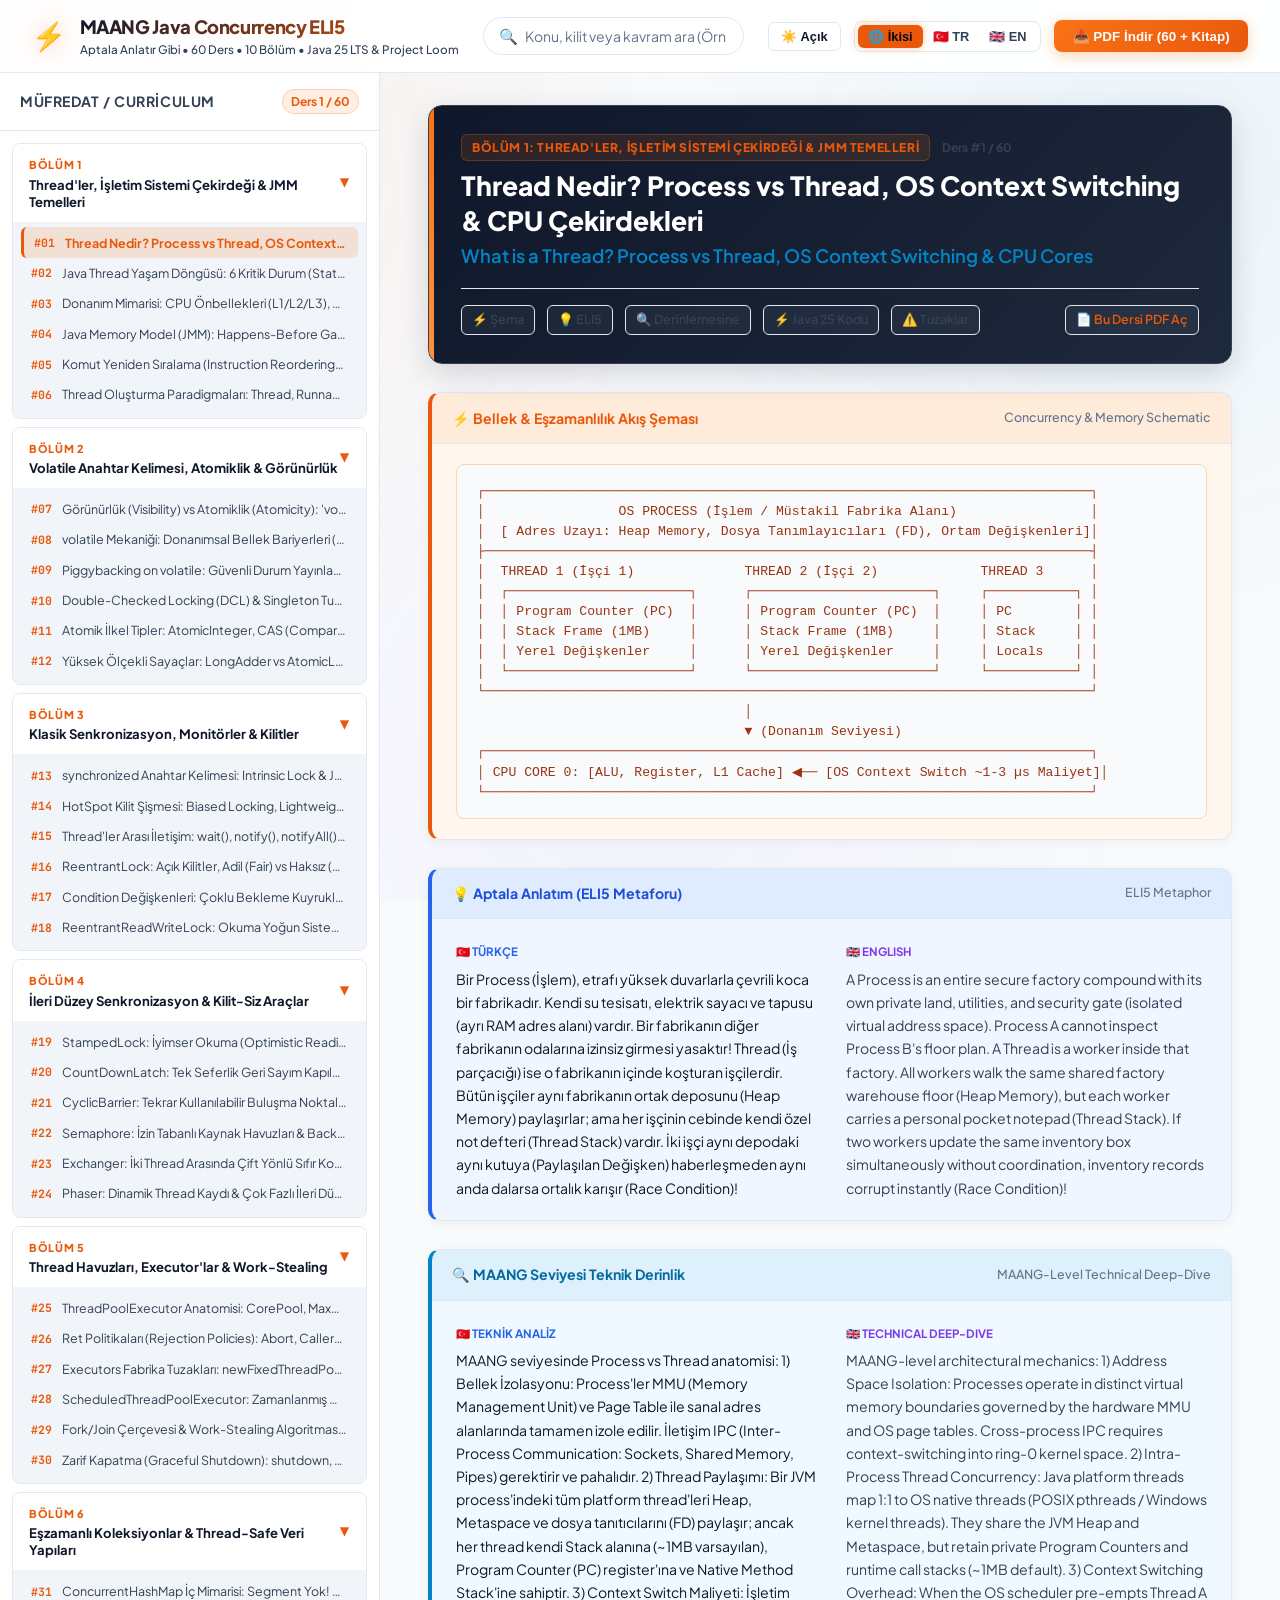
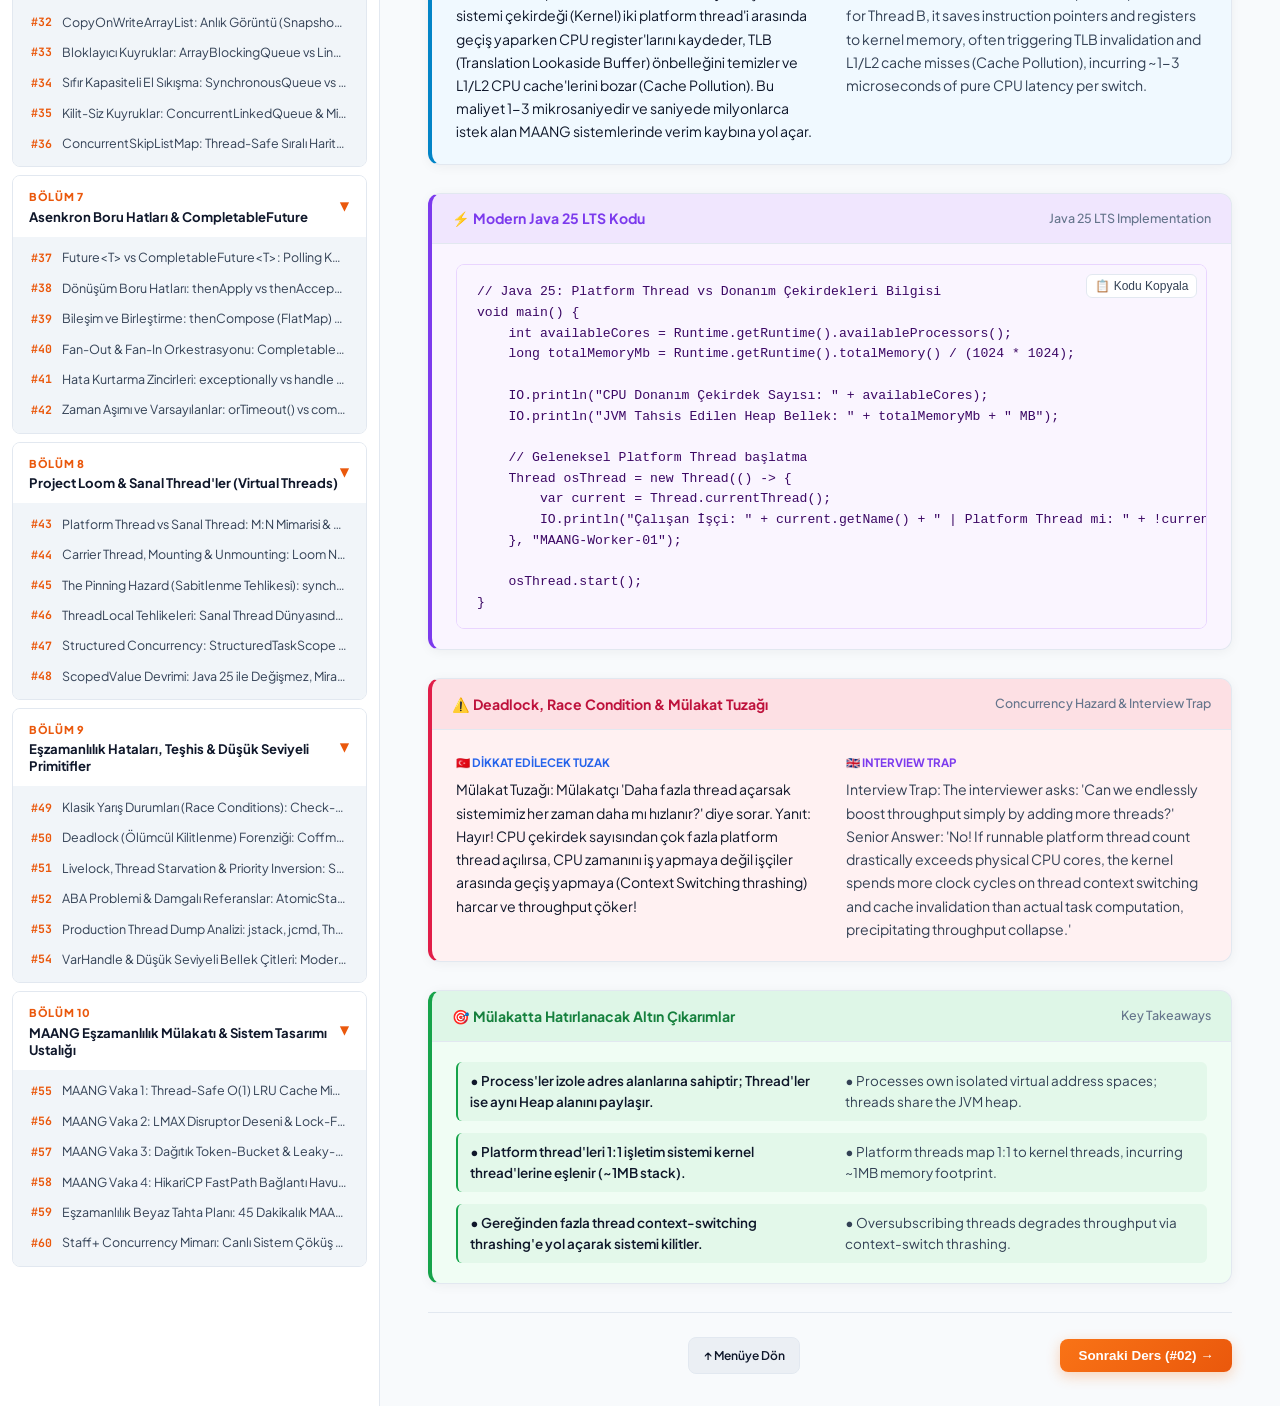
<file: index.html>
<!DOCTYPE html>
<html lang="tr">
<head>
  <meta charset="UTF-8">
  <meta http-equiv="refresh" content="0; url=web/index.html">
  <title>Java Concurrency & Virtual Threads ELI5 | 60 Ders</title>
  <script>
    window.location.replace("web/index.html");
  </script>
</head>
<body style="background-color: #02040a; color: #f8fafc; font-family: -apple-system, BlinkMacSystemFont, 'Segoe UI', Roboto, sans-serif; display: flex; align-items: center; justify-content: center; height: 100vh; margin: 0;">
  <div style="text-align: center;">
    <div style="font-size: 48px; margin-bottom: 16px;">☕</div>
    <h2 style="font-size: 20px; font-weight: 600; margin-bottom: 8px;">Java Concurrency & Virtual Threads ELI5 | 60 Ders</h2>
    <p style="color: #94a3b8; font-size: 14px; margin-bottom: 16px;">Web okuyucuya yönlendiriliyorsunuz...</p>
    <a href="web/index.html" style="display: inline-block; padding: 10px 20px; background: #f59e0b; color: #ffffff; border-radius: 8px; text-decoration: none; font-weight: bold; font-size: 13px;">Sayfaya Git ➔</a>
  </div>
</body>
</html>
</file>
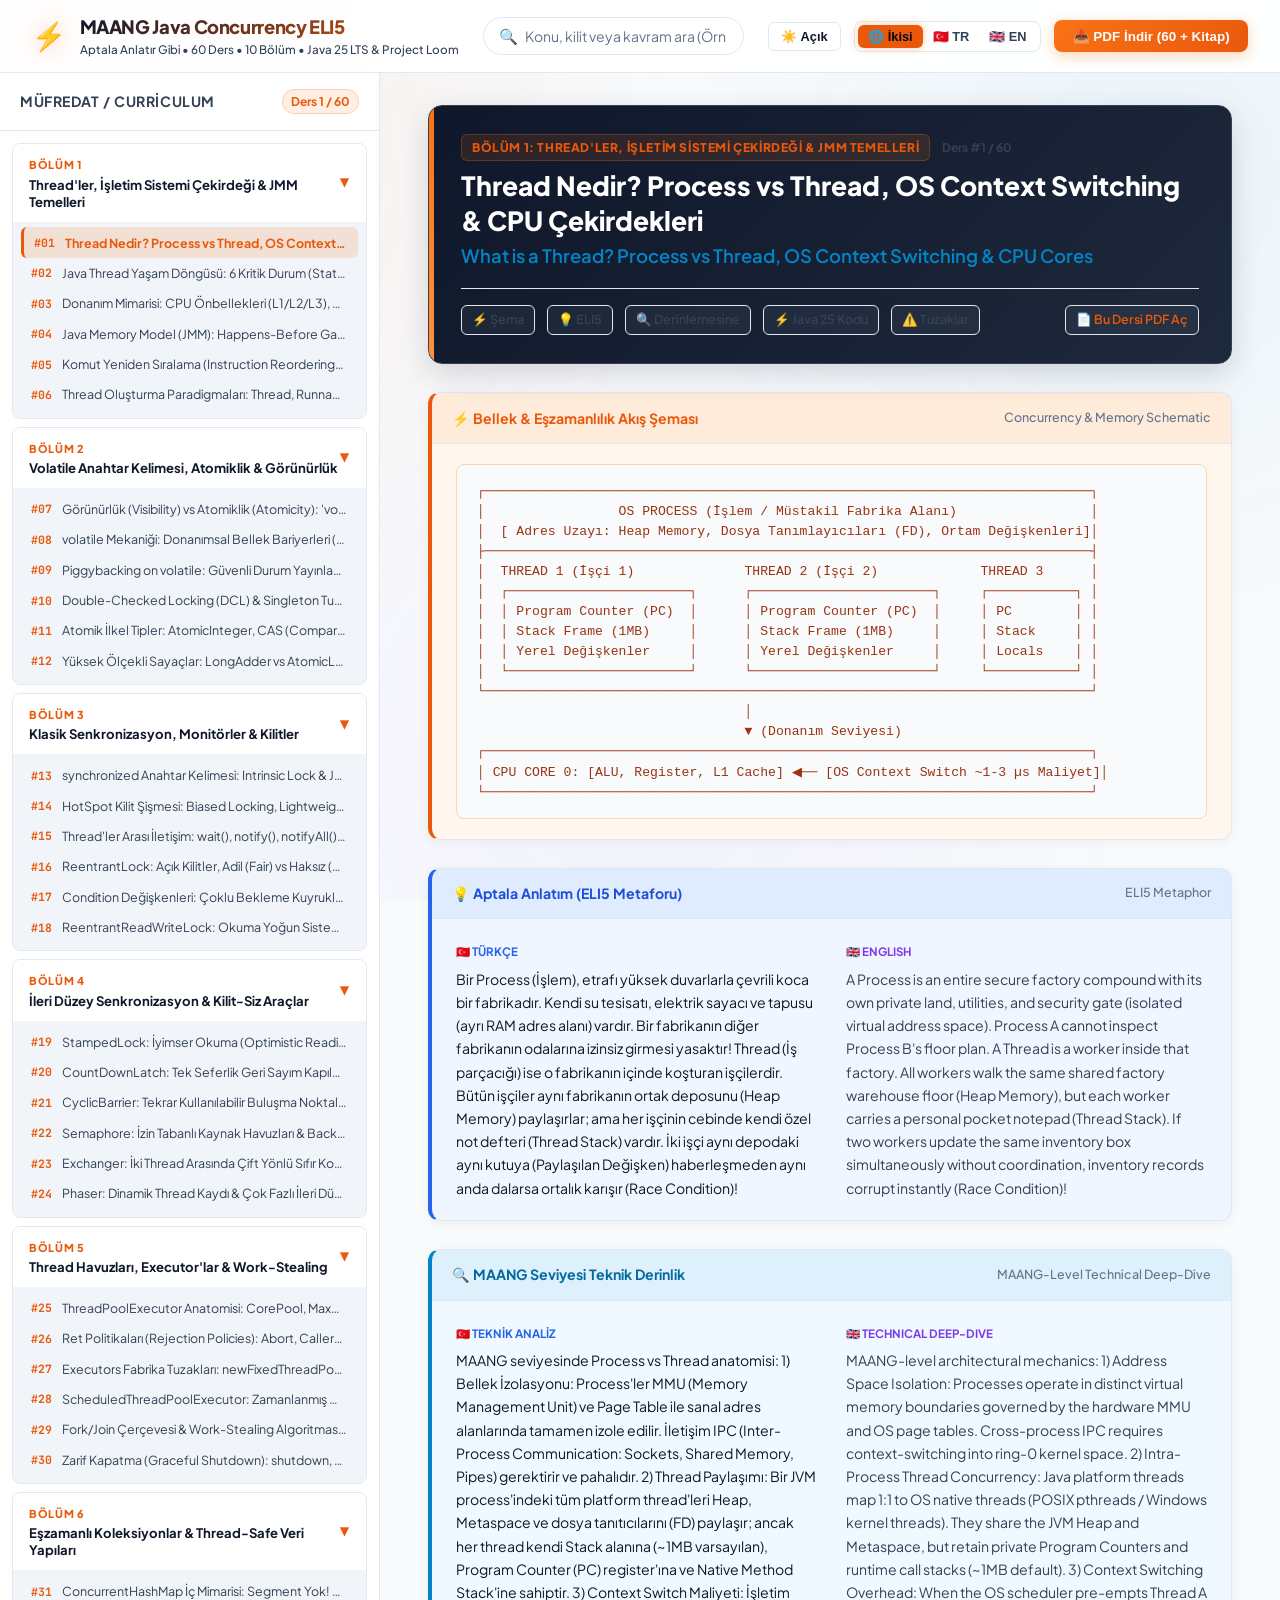
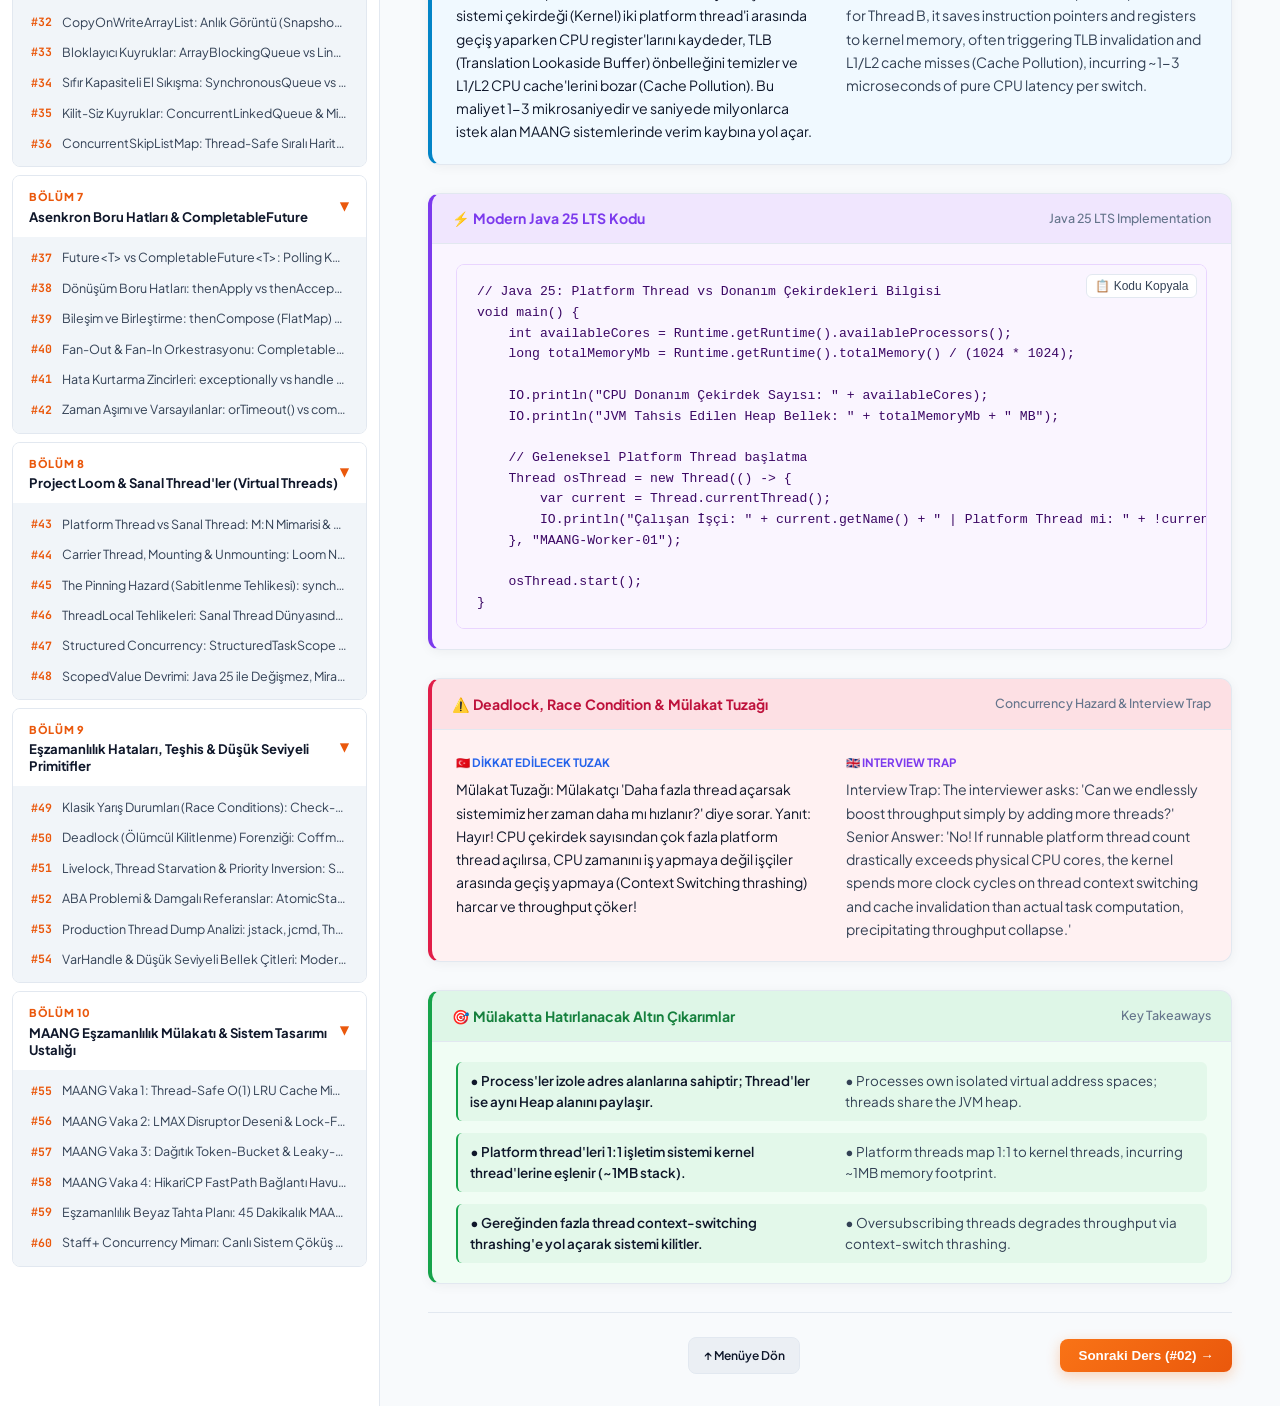
<file: web/index.html>
<!DOCTYPE html>
<html lang="tr">
<head>
  <meta charset="UTF-8">
  <meta name="viewport" content="width=device-width, initial-scale=1.0">
  <title>MAANG Java Concurrency & Multithreading ELI5 | Aptala Anlatır Gibi 60 Ders</title>
  <meta name="description" content="MAANG mülakatlarına hazırlanan mühendisler için grafikli, şemalı, modern Java 25 LTS ve Project Loom kodlu, çift dilli (TR/EN) başucu rehberi.">
  <link rel="preconnect" href="https://fonts.googleapis.com">
  <link rel="preconnect" href="https://fonts.gstatic.com" crossorigin>
  <link href="https://fonts.googleapis.com/css2?family=Plus+Jakarta+Sans:wght@400;500;600;700;800&family=JetBrains+Mono:wght@400;500;600;700&display=swap" rel="stylesheet">
  <link rel="stylesheet" href="styles.css">
</head>
<body>
  <div class="bg-ambient"></div>

  <!-- Top Navigation Bar -->
  <nav class="top-nav">
    <div class="brand-section">
      <div class="brand-logo">⚡</div>
      <div>
        <div class="brand-title">MAANG Java Concurrency ELI5</div>
        <div class="brand-subtitle">Aptala Anlatır Gibi • 60 Ders • 10 Bölüm • Java 25 LTS & Project Loom</div>
      </div>
    </div>

    <!-- Live Search -->
    <div class="search-wrapper">
      <span class="search-icon">🔍</span>
      <input type="text" id="searchInput" class="search-input" placeholder="Konu, kilit veya kavram ara (Örn: Virtual Thread, JMM, CAS, ReentrantLock, Disruptor, ForkJoin, ABA, HikariCP)...">
    </div>

    <!-- Actions & Language Switcher -->
    <div class="nav-actions">
      <!-- Theme Switcher -->
      <button id="themeToggleBtn" class="theme-toggle-btn" title="Temayı Değiştir (Açık/Koyu)">☀️ Açık</button>

      <div class="lang-selector">
        <button class="lang-btn active" data-lang="split" title="Türkçe ve İngilizce Yan Yana">🌐 İkisi</button>
        <button class="lang-btn" data-lang="tr" title="Sadece Türkçe">🇹🇷 TR</button>
        <button class="lang-btn" data-lang="en" title="Only English">🇬🇧 EN</button>
      </div>

      <button id="btnOpenPdfModal" class="btn-primary" title="Tüm PDF'leri İncele ve İndir">
        📥 PDF İndir (60 + Kitap)
      </button>
    </div>
  </nav>

  <!-- App Layout -->
  <div class="app-container">
    <!-- Sidebar: Modules & Lessons -->
    <aside class="sidebar" id="sidebar">
      <div class="sidebar-header">
        <span class="sidebar-title">Müfredat / Curriculum</span>
        <span class="progress-pill" id="lessonCounterBadge">Ders 1 / 60</span>
      </div>
      <ul class="module-list" id="moduleAccordion">
        <!-- Rendered dynamically by app.js -->
      </ul>
    </aside>

    <!-- Main View: Active Lesson -->
    <main class="main-view" id="mainContent">
      <!-- Active Lesson Content Rendered Here -->
    </main>
  </div>

  <!-- PDF Library Modal -->
  <div class="modal-overlay" id="pdfModal">
    <div class="modal-card">
      <div class="modal-header">
        <div>
          <h2 style="font-size: 1.25rem; font-weight: 800; color: white;">📚 Yayınlanmış PDF Kütüphanesi</h2>
          <p style="font-size: 0.85rem; color: var(--text-secondary);">60 tekil ders, 10 bölüm paketi ve 2.7 MB'lık master mega-kitabı doğrudan indirin.</p>
        </div>
        <button id="btnClosePdfModal" class="btn-secondary" style="padding: 4px 10px; font-size: 1.1rem;">✕</button>
      </div>
      <div class="modal-body">
        <div class="pdf-item master-book-highlight">
          <div>
            <div style="font-weight: 800; font-size: 1.1rem; color: white;">📖 BÜYÜK MASTER KİTAP (TÜM 60 DERS TEK PDF)</div>
            <div style="font-size: 0.82rem; color: var(--text-secondary);">60 Ders • Mimari ASCII Şemalar • Modern Java 25 LTS & Project Loom • Çift Dilli (TR & EN) • Typst Yayın Kalitesi</div>
          </div>
          <a href="../output/book/Java_Concurrency_MAANG_ELI5.pdf" target="_blank" class="btn-primary" style="padding: 0.65rem 1.3rem;">
            ⬇️ Ana Kitabı Aç (2.7 MB)
          </a>
        </div>

        <h3 style="font-size: 0.95rem; font-weight: 700; color: var(--accent-orange); text-transform: uppercase; margin-bottom: 0.75rem; letter-spacing: 0.05em;">
          📦 10 Bölüm Paketleri (Module Bundles)
        </h3>
        <div class="pdf-download-list" id="modalModulePdfList">
          <!-- Filled dynamically -->
        </div>

        <h3 style="font-size: 0.95rem; font-weight: 700; color: var(--accent-orange); text-transform: uppercase; margin-top: 1.5rem; margin-bottom: 0.75rem; letter-spacing: 0.05em;">
          📄 60 Tekil Ders PDF'leri (Individual Lessons)
        </h3>
        <div class="pdf-download-list-grid" id="modalIndividualPdfList">
          <!-- Filled dynamically -->
        </div>
      </div>
    </div>
  </div>

  <!-- Offline Data Script Fallback (Works with file:// protocol) -->
  <script src="data/lessons.js"></script>
  <script src="app.js"></script>
</body>
</html>
</file>
<file: web/styles.css>
/* ==============================================================================
   MAANG JAVA CONCURRENCY & MULTITHREADING ELI5 - MODERN WEB COMPANION READER
   Dark Glassmorphism, Midnight Obsidian, Hot Orange, Vibrant Amber & Cyan Theme
   ============================================================================== */

:root {
  /* DEFAULT: LIGHT THEME */
  --bg-primary: #f8fafc;
  --bg-secondary: #ffffff;
  --bg-card: #ffffff;
  --bg-card-hover: #f1f5f9;
  --border-color: #e2e8f0;
  --border-glow: rgba(234, 88, 12, 0.2);

  --text-primary: #0f172a;
  --text-secondary: #334155;
  --text-muted: #64748b;

  --accent-orange: #ea580c;
  --accent-amber: #f97316;
  --accent-gold: #d97706;
  --accent-cyan: #0284c7;
  --accent-blue: #2563eb;
  --accent-violet: #7c3aed;
  --accent-rose: #e11d48;
  --accent-emerald: #16a34a;

  --font-sans: 'Plus Jakarta Sans', -apple-system, BlinkMacSystemFont, 'Segoe UI', Roboto, sans-serif;
  --font-mono: 'JetBrains Mono', 'Fira Code', 'Menlo', monospace;
  --transition-fast: 0.15s ease;
  --transition-normal: 0.25s cubic-bezier(0.4, 0, 0.2, 1);
}

/* OPTIONAL DARK THEME */
body.theme-dark {
  --bg-primary: #050a14;
  --bg-secondary: #081120;
  --bg-card: rgba(13, 24, 43, 0.78);
  --bg-card-hover: rgba(20, 36, 62, 0.9);
  --border-color: rgba(148, 163, 184, 0.16);
  --border-glow: rgba(249, 115, 22, 0.35);

  --text-primary: #f8fafc;
  --text-secondary: #94a3b8;
  --text-muted: #64748b;

  --accent-orange: #f97316;
  --accent-amber: #fb923c;
  --accent-gold: #f59e0b;
  --accent-cyan: #38bdf8;
  --accent-blue: #3b82f6;
  --accent-violet: #a855f7;
  --accent-rose: #f43f5e;
  --accent-emerald: #10b981;
}

* {
  box-sizing: border-box;
  margin: 0;
  padding: 0;
}

body {
  font-family: var(--font-sans);
  background-color: var(--bg-primary);
  color: var(--text-primary);
  line-height: 1.6;
  min-height: 100vh;
  display: flex;
  flex-direction: column;
  overflow-x: hidden;
}

/* Background Ambient Lighting */
.bg-ambient {
  position: fixed;
  top: 0;
  left: 0;
  width: 100vw;
  height: 100vh;
  z-index: -1;
  pointer-events: none;
  background: 
    radial-gradient(circle at 10% 15%, rgba(234, 88, 12, 0.07) 0%, transparent 40%),
    radial-gradient(circle at 90% 20%, rgba(2, 132, 199, 0.05) 0%, transparent 35%),
    radial-gradient(circle at 50% 85%, rgba(124, 58, 237, 0.04) 0%, transparent 50%);
}

body.theme-dark .bg-ambient {
  background: 
    radial-gradient(circle at 10% 15%, rgba(249, 115, 22, 0.12) 0%, transparent 40%),
    radial-gradient(circle at 90% 20%, rgba(56, 189, 248, 0.10) 0%, transparent 35%),
    radial-gradient(circle at 50% 85%, rgba(168, 85, 247, 0.08) 0%, transparent 50%);
}

/* Top Navigation Bar */
.top-nav {
  position: sticky;
  top: 0;
  z-index: 100;
  background: rgba(255, 255, 255, 0.92);
  backdrop-filter: blur(20px);
  border-bottom: 1px solid var(--border-color);
  padding: 0.75rem 2rem;
  display: flex;
  align-items: center;
  justify-content: space-between;
  gap: 1.5rem;
}

body.theme-dark .top-nav {
  background: rgba(8, 17, 32, 0.90);
}

.brand-section {
  display: flex;
  align-items: center;
  gap: 0.85rem;
  min-width: max-content;
}

.brand-logo {
  font-size: 1.7rem;
  background: linear-gradient(135deg, #f97316, #fb923c);
  -webkit-background-clip: text;
  background-clip: text;
  filter: drop-shadow(0 0 12px rgba(249, 115, 22, 0.45));
}

.brand-title {
  font-weight: 800;
  font-size: 1.15rem;
  letter-spacing: -0.02em;
  background: linear-gradient(135deg, var(--text-primary), var(--accent-orange));
  -webkit-background-clip: text;
  -webkit-text-fill-color: transparent;
}

.brand-subtitle {
  font-size: 0.73rem;
  color: var(--text-secondary);
  font-weight: 500;
}

/* Search Box */
.search-wrapper {
  position: relative;
  flex: 1;
  max-width: 580px;
}

.search-icon {
  position: absolute;
  left: 1rem;
  top: 50%;
  transform: translateY(-50%);
  color: var(--text-muted);
  font-size: 0.95rem;
  pointer-events: none;
}

.search-input {
  width: 100%;
  background: var(--bg-card);
  border: 1px solid var(--border-color);
  border-radius: 9999px;
  padding: 0.55rem 1rem 0.55rem 2.6rem;
  color: var(--text-primary);
  font-family: var(--font-sans);
  font-size: 0.88rem;
  outline: none;
  transition: var(--transition-normal);
}

.search-input:focus {
  border-color: var(--accent-orange);
  box-shadow: 0 0 0 3px rgba(234, 88, 12, 0.2);
  background: var(--bg-secondary);
}

.search-input::placeholder {
  color: var(--text-muted);
}

/* Nav Actions */
.nav-actions {
  display: flex;
  align-items: center;
  gap: 0.85rem;
  min-width: max-content;
}

.theme-toggle-btn {
  background: var(--bg-card);
  border: 1px solid var(--border-color);
  color: var(--text-primary);
  font-size: 0.8rem;
  font-weight: 700;
  padding: 6px 12px;
  border-radius: 6px;
  cursor: pointer;
  display: inline-flex;
  align-items: center;
  gap: 6px;
  transition: var(--transition-fast);
}

.theme-toggle-btn:hover {
  background: var(--bg-card-hover);
  border-color: var(--accent-orange);
}

.lang-selector {
  display: flex;
  background: var(--bg-card);
  padding: 3px;
  border-radius: 8px;
  border: 1px solid var(--border-color);
}

.lang-btn {
  background: transparent;
  border: none;
  color: var(--text-secondary);
  padding: 4px 10px;
  font-size: 0.8rem;
  font-weight: 600;
  border-radius: 6px;
  cursor: pointer;
  transition: var(--transition-fast);
}

.lang-btn:hover {
  color: var(--text-primary);
}

.lang-btn.active {
  background: var(--accent-orange);
  color: #050a14;
  font-weight: 700;
  box-shadow: 0 0 10px rgba(249, 115, 22, 0.35);
}

.btn-primary {
  background: linear-gradient(135deg, #f97316, #ea580c);
  color: white;
  border: none;
  padding: 0.55rem 1.15rem;
  border-radius: 8px;
  font-weight: 700;
  font-size: 0.84rem;
  cursor: pointer;
  transition: var(--transition-normal);
  display: inline-flex;
  align-items: center;
  gap: 0.5rem;
  box-shadow: 0 4px 14px rgba(249, 115, 22, 0.3);
  text-decoration: none;
}

.btn-primary:hover {
  filter: brightness(1.1);
  transform: translateY(-1px);
  box-shadow: 0 6px 20px rgba(249, 115, 22, 0.45);
}

.btn-secondary {
  background: rgba(148, 163, 184, 0.12);
  color: var(--text-primary);
  border: 1px solid var(--border-color);
  padding: 0.5rem 0.9rem;
  border-radius: 8px;
  font-weight: 600;
  font-size: 0.82rem;
  cursor: pointer;
  transition: var(--transition-fast);
  text-decoration: none;
}

.btn-secondary:hover {
  background: rgba(148, 163, 184, 0.22);
  border-color: rgba(148, 163, 184, 0.3);
}

/* App Layout */
.app-container {
  display: flex;
  flex: 1;
  height: calc(100vh - 66px);
  overflow: hidden;
}

/* Sidebar */
.sidebar {
  width: 380px;
  background: var(--bg-secondary);
  border-right: 1px solid var(--border-color);
  display: flex;
  flex-direction: column;
  flex-shrink: 0;
  backdrop-filter: blur(10px);
}

body.theme-dark .sidebar {
  background: rgba(8, 17, 32, 0.7);
}

.sidebar-header {
  padding: 1rem 1.25rem;
  border-bottom: 1px solid var(--border-color);
  display: flex;
  align-items: center;
  justify-content: space-between;
}

.sidebar-title {
  font-weight: 700;
  font-size: 0.88rem;
  letter-spacing: 0.04em;
  text-transform: uppercase;
  color: var(--text-secondary);
}

.progress-pill {
  font-size: 0.75rem;
  font-weight: 700;
  color: var(--accent-orange);
  background: rgba(249, 115, 22, 0.12);
  border: 1px solid rgba(249, 115, 22, 0.25);
  padding: 2px 8px;
  border-radius: 9999px;
}

.module-list {
  list-style: none;
  overflow-y: auto;
  flex: 1;
  padding: 0.75rem;
}

.module-item {
  margin-bottom: 0.5rem;
  border-radius: 8px;
  background: var(--bg-card);
  border: 1px solid var(--border-color);
  overflow: hidden;
  transition: var(--transition-fast);
}

.module-header {
  padding: 0.75rem 1rem;
  display: flex;
  align-items: center;
  justify-content: space-between;
  cursor: pointer;
  user-select: none;
  background: var(--bg-card);
}

.module-header:hover {
  background: var(--bg-card-hover);
}

.module-title-group {
  display: flex;
  flex-direction: column;
  gap: 2px;
}

.module-badge {
  font-size: 0.68rem;
  font-weight: 800;
  color: var(--accent-orange);
  letter-spacing: 0.06em;
}

.module-title-text {
  font-size: 0.82rem;
  font-weight: 700;
  color: var(--text-primary);
  line-height: 1.3;
}

.module-chevron {
  font-size: 0.75rem;
  color: var(--text-muted);
  transition: transform 0.2s ease;
}

.module-item.open .module-chevron {
  transform: rotate(90deg);
  color: var(--accent-orange);
}

.lesson-sublist {
  list-style: none;
  display: none;
  padding: 0.35rem 0.5rem 0.5rem 0.5rem;
  background: var(--bg-card-hover);
}

.module-item.open .lesson-sublist {
  display: block;
}

.lesson-nav-btn {
  width: 100%;
  text-align: left;
  background: transparent;
  border: none;
  color: var(--text-secondary);
  padding: 0.45rem 0.65rem;
  border-radius: 6px;
  cursor: pointer;
  font-family: var(--font-sans);
  font-size: 0.78rem;
  display: flex;
  align-items: center;
  gap: 0.6rem;
  transition: var(--transition-fast);
}

.lesson-nav-btn:hover {
  background: var(--bg-card-hover);
  color: var(--accent-orange);
}

.lesson-nav-btn.active {
  background: rgba(249, 115, 22, 0.16);
  color: var(--accent-orange);
  font-weight: 700;
  border-left: 3px solid var(--accent-orange);
}

.lesson-nav-num {
  font-family: var(--font-mono);
  font-size: 0.72rem;
  color: var(--accent-orange);
  font-weight: 700;
}

.lesson-nav-title {
  white-space: nowrap;
  overflow: hidden;
  text-overflow: ellipsis;
  flex: 1;
}

/* Main View */
.main-view {
  flex: 1;
  overflow-y: auto;
  padding: 2rem 3rem 4rem 3rem;
  scroll-behavior: smooth;
}

/* Lesson Container */
.lesson-card {
  max-width: 1100px;
  margin: 0 auto;
  display: flex;
  flex-direction: column;
  gap: 1.75rem;
}

/* Lesson Header Card */
.lesson-hero {
  background: linear-gradient(135deg, #0f172a 0%, #1e293b 100%);
  border: 1px solid #334155;
  border-radius: 14px;
  padding: 1.75rem 2rem;
  position: relative;
  overflow: hidden;
  box-shadow: 0 10px 30px rgba(15, 23, 42, 0.15);
}

.lesson-hero::before {
  content: '';
  position: absolute;
  top: 0;
  left: 0;
  width: 5px;
  height: 100%;
  background: linear-gradient(180deg, #f97316, #fb923c);
}

.hero-meta {
  display: flex;
  align-items: center;
  gap: 0.75rem;
  margin-bottom: 0.5rem;
}

.hero-module-badge {
  font-size: 0.75rem;
  font-weight: 800;
  text-transform: uppercase;
  letter-spacing: 0.05em;
  color: var(--accent-orange);
  background: rgba(249, 115, 22, 0.12);
  border: 1px solid rgba(249, 115, 22, 0.25);
  padding: 3px 10px;
  border-radius: 6px;
}

.hero-lesson-badge {
  font-size: 0.75rem;
  font-weight: 700;
  color: var(--text-secondary);
}

.hero-title-tr {
  font-size: 1.65rem;
  font-weight: 800;
  line-height: 1.3;
  color: #ffffff;
  margin-bottom: 0.35rem;
}

.hero-title-en {
  font-size: 1.15rem;
  font-weight: 600;
  color: var(--accent-cyan);
  line-height: 1.35;
}

/* Quick Navigation inside lesson */
.hero-quick-actions {
  display: flex;
  gap: 0.75rem;
  margin-top: 1.25rem;
  padding-top: 1rem;
  border-top: 1px solid var(--border-color);
}

.nav-jump-btn {
  background: rgba(148, 163, 184, 0.08);
  border: 1px solid var(--border-color);
  color: var(--text-secondary);
  font-size: 0.78rem;
  font-weight: 600;
  padding: 4px 10px;
  border-radius: 6px;
  text-decoration: none;
  cursor: pointer;
  transition: var(--transition-fast);
}

.nav-jump-btn:hover {
  background: rgba(249, 115, 22, 0.12);
  color: var(--accent-orange);
  border-color: rgba(249, 115, 22, 0.3);
}

/* Content Box Base */
.content-box {
  background: var(--bg-card);
  border: 1px solid var(--border-color);
  border-radius: 12px;
  overflow: hidden;
  box-shadow: 0 2px 12px rgba(0, 0, 0, 0.05);
}

body.theme-dark .content-box {
  box-shadow: 0 4px 20px rgba(0, 0, 0, 0.25);
}

.box-header {
  padding: 0.85rem 1.25rem;
  display: flex;
  align-items: center;
  justify-content: space-between;
  border-bottom: 1px solid var(--border-color);
  font-weight: 700;
  font-size: 0.88rem;
}

.box-title-tr {
  display: flex;
  align-items: center;
  gap: 0.5rem;
}

.box-title-en {
  font-size: 0.78rem;
  color: var(--text-muted);
  font-weight: 500;
}

.box-body {
  padding: 1.25rem 1.5rem;
}

/* 1. Diagram Box */
.box-diagram {
  border-left: 4px solid var(--accent-orange);
  background: #fff7ed;
}

body.theme-dark .box-diagram {
  background: #040812;
}

.box-diagram .box-header {
  background: rgba(234, 88, 12, 0.08);
  color: var(--accent-orange);
}

.diagram-pre {
  font-family: var(--font-mono);
  font-size: 0.82rem;
  line-height: 1.45;
  color: #9a3412;
  overflow-x: auto;
  white-space: pre;
  background: #f8fafc;
  padding: 1rem 1.25rem;
  border-radius: 8px;
  border: 1px solid #fed7aa;
}

body.theme-dark .diagram-pre {
  color: #fdba74;
  background: #02050b;
  border-color: rgba(249, 115, 22, 0.2);
}

/* 2. ELI5 Metaphor Box */
.box-eli5 {
  border-left: 4px solid var(--accent-blue);
  background: #eff6ff;
}

body.theme-dark .box-eli5 {
  background: rgba(10, 20, 38, 0.75);
}

.box-eli5 .box-header {
  background: rgba(37, 99, 235, 0.08);
  color: #1d4ed8;
}

/* 3. Deep Dive Box */
.box-deep {
  border-left: 4px solid var(--accent-cyan);
  background: #f0f9ff;
}

body.theme-dark .box-deep {
  background: rgba(8, 22, 38, 0.75);
}

.box-deep .box-header {
  background: rgba(2, 132, 199, 0.08);
  color: #0369a1;
}

/* 4. Java 25 Code Box */
.box-code {
  border-left: 4px solid var(--accent-violet);
  background: #faf5ff;
}

body.theme-dark .box-code {
  background: #03060f;
}

.box-code .box-header {
  background: rgba(124, 58, 237, 0.08);
  color: #7c3aed;
}

.code-pre-wrapper {
  position: relative;
}

.code-pre {
  font-family: var(--font-mono);
  font-size: 0.82rem;
  line-height: 1.5;
  color: #3b0764;
  overflow-x: auto;
  padding: 1rem 1.25rem;
  background: #faf5ff;
  border-radius: 8px;
  border: 1px solid #e9d5ff;
}

body.theme-dark .code-pre {
  color: #e2e8f0;
  background: #020409;
  border-color: rgba(168, 85, 247, 0.2);
}

.btn-copy-code {
  position: absolute;
  top: 0.6rem;
  right: 0.6rem;
  background: var(--bg-card);
  border: 1px solid var(--border-color);
  color: var(--text-secondary);
  font-size: 0.75rem;
  padding: 4px 8px;
  border-radius: 6px;
  cursor: pointer;
  transition: var(--transition-fast);
}

.btn-copy-code:hover {
  background: var(--accent-orange);
  color: white;
  border-color: var(--accent-orange);
}

/* 5. Warning / Hazard Box */
.box-warning {
  border-left: 4px solid var(--accent-rose);
  background: #fff1f2;
}

body.theme-dark .box-warning {
  background: rgba(30, 10, 18, 0.75);
}

.box-warning .box-header {
  background: rgba(225, 29, 72, 0.08);
  color: #be123c;
}

/* 6. Takeaways Box */
.box-takeaways {
  border-left: 4px solid var(--accent-emerald);
  background: #f0fdf4;
}

body.theme-dark .box-takeaways {
  background: rgba(6, 26, 20, 0.75);
}

.box-takeaways .box-header {
  background: rgba(22, 163, 74, 0.08);
  color: #15803d;
}

.takeaway-list {
  list-style: none;
  display: flex;
  flex-direction: column;
  gap: 0.75rem;
}

.takeaway-item {
  display: grid;
  grid-template-columns: 1fr 1fr;
  gap: 1.5rem;
  padding: 0.5rem 0.75rem;
  background: rgba(22, 163, 74, 0.06);
  border-radius: 6px;
  border-left: 2px solid var(--accent-emerald);
  font-size: 0.84rem;
}

.takeaway-tr {
  color: var(--text-primary);
  font-weight: 600;
}

.takeaway-en {
  color: var(--text-secondary);
}

/* Bilingual Split Columns */
.split-content {
  display: grid;
  grid-template-columns: 1fr 1fr;
  gap: 1.75rem;
}

.lang-column {
  font-size: 0.88rem;
  line-height: 1.65;
}

.lang-badge-tr {
  display: inline-block;
  font-size: 0.72rem;
  font-weight: 700;
  color: var(--accent-blue);
  margin-bottom: 0.4rem;
}

.lang-badge-en {
  display: inline-block;
  font-size: 0.72rem;
  font-weight: 700;
  color: var(--accent-violet);
  margin-bottom: 0.4rem;
}

.lang-column.tr-text {
  color: var(--text-primary);
}

.lang-column.en-text {
  color: var(--text-secondary);
}

/* Footer Pagination */
.lesson-pagination {
  display: flex;
  justify-content: space-between;
  align-items: center;
  padding-top: 1.5rem;
  border-top: 1px solid var(--border-color);
}

/* Modal Overlay */
.modal-overlay {
  display: none;
  position: fixed;
  top: 0;
  left: 0;
  width: 100vw;
  height: 100vh;
  background: rgba(15, 23, 42, 0.65);
  backdrop-filter: blur(12px);
  z-index: 1000;
  justify-content: center;
  align-items: center;
  padding: 1.5rem;
}

.modal-overlay.open {
  display: flex;
}

.modal-card {
  background: var(--bg-secondary);
  border: 1px solid var(--border-color);
  border-radius: 16px;
  width: 100%;
  max-width: 900px;
  max-height: 85vh;
  display: flex;
  flex-direction: column;
  overflow: hidden;
  box-shadow: 0 20px 50px rgba(0, 0, 0, 0.15);
}

body.theme-dark .modal-card {
  background: #081120;
  box-shadow: 0 20px 50px rgba(0, 0, 0, 0.6);
}

.modal-header {
  padding: 1.25rem 1.75rem;
  border-bottom: 1px solid var(--border-color);
  display: flex;
  align-items: center;
  justify-content: space-between;
  background: var(--bg-card-hover);
}

body.theme-dark .modal-header {
  background: rgba(13, 24, 43, 0.85);
}

.modal-body {
  padding: 1.75rem;
  overflow-y: auto;
}

.master-book-highlight {
  background: linear-gradient(135deg, rgba(234, 88, 12, 0.12), rgba(249, 115, 22, 0.06));
  border: 1px solid rgba(234, 88, 12, 0.35);
  border-radius: 12px;
  padding: 1.25rem 1.5rem;
  display: flex;
  align-items: center;
  justify-content: space-between;
  margin-bottom: 1.75rem;
}

.pdf-download-list {
  display: flex;
  flex-direction: column;
  gap: 0.5rem;
}

.pdf-item {
  display: flex;
  align-items: center;
  justify-content: space-between;
  padding: 0.75rem 1rem;
  background: var(--bg-card);
  border: 1px solid var(--border-color);
  border-radius: 8px;
  color: var(--text-primary);
}

.pdf-download-list-grid {
  display: grid;
  grid-template-columns: repeat(auto-fill, minmax(260px, 1fr));
  gap: 0.5rem;
}

.pdf-lesson-btn {
  display: flex;
  align-items: center;
  justify-content: space-between;
  padding: 0.6rem 0.85rem;
  background: var(--bg-card);
  border: 1px solid var(--border-color);
  border-radius: 6px;
  color: var(--text-primary);
  text-decoration: none;
  font-size: 0.78rem;
  transition: var(--transition-fast);
}

.pdf-lesson-btn:hover {
  background: var(--bg-card-hover);
  border-color: var(--accent-orange);
}

/* Responsive adjustments */
@media (max-width: 900px) {
  .app-container {
    flex-direction: column;
    height: auto;
  }
  .sidebar {
    width: 100%;
    height: 300px;
  }
  .split-content {
    grid-template-columns: 1fr;
    gap: 1rem;
  }
  .takeaway-item {
    grid-template-columns: 1fr;
    gap: 0.35rem;
  }
}
</file>
